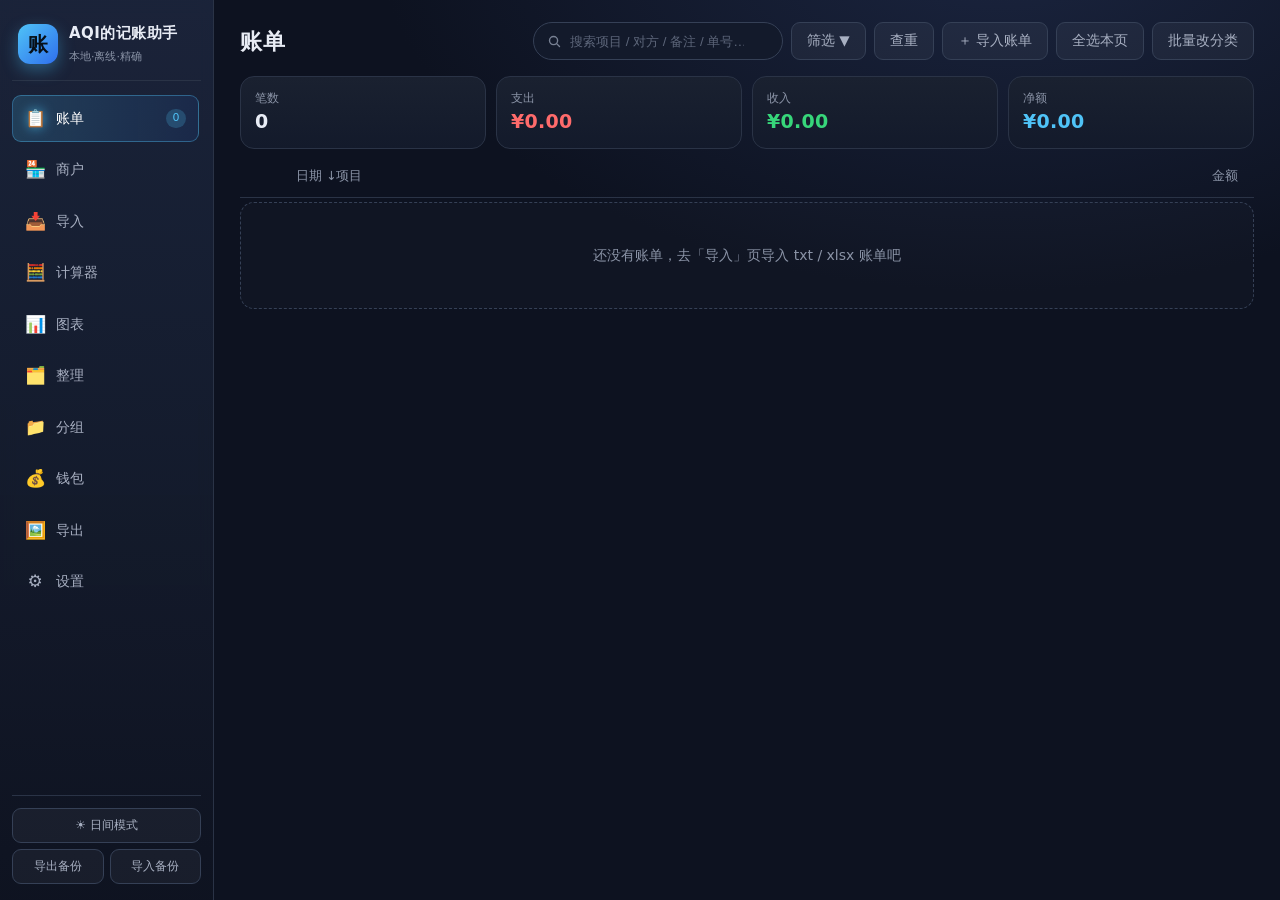
<file: AQI记账助手/index.html>
<!DOCTYPE html>
<html lang="zh-CN">
<head>
<meta charset="utf-8">
<meta name="viewport" content="width=device-width, initial-scale=1, viewport-fit=cover">
<meta name="color-scheme" content="dark">
<meta name="apple-mobile-web-app-capable" content="yes">
<meta name="mobile-web-app-capable" content="yes">
<meta name="apple-mobile-web-app-status-bar-style" content="black-translucent">
<meta name="theme-color" content="#0d1220">
<title>AQI的记账助手 · 本地离线精确记账</title>
<link rel="icon" href="data:image/svg+xml,<svg xmlns='http://www.w3.org/2000/svg' viewBox='0 0 100 100'><rect width='100' height='100' rx='22' fill='%234fc3f7'/><text x='50' y='70' font-size='58' text-anchor='middle' fill='%23071018' font-family='sans-serif' font-weight='bold'>账</text></svg>">
<link rel="stylesheet" href="css/style.css">
<script>
/* 提前应用已保存的主题，避免打开瞬间闪一下深色 */
(function () {
  try {
    var t = localStorage.getItem('jizhang.theme');
    if (t === 'light' || t === 'dark') document.documentElement.setAttribute('data-theme', t);
  } catch (e) {}
})();
</script>
</head>
<body>

<div id="app"></div>
<div id="toast" class="toast"></div>

<!-- 依赖顺序很重要：工具 / 金额 / 分类 / 解析 / 存储 / 导入 / 去重 / 筛选 / 图表 / 导出 / 界面 -->
<script src="js/util.js"></script>
<script src="js/money.js"></script>
<script src="js/categorize.js"></script>
<script src="js/parse.js"></script>
<script src="js/store.js"></script>
<script src="js/importer.js"></script>
<script src="js/dedupe.js"></script>
<script src="js/filters.js"></script>
<script src="js/charts.js"></script>
<script src="js/exportImage.js"></script>
<script src="js/ui.js"></script>

</body>
</html>
</file>
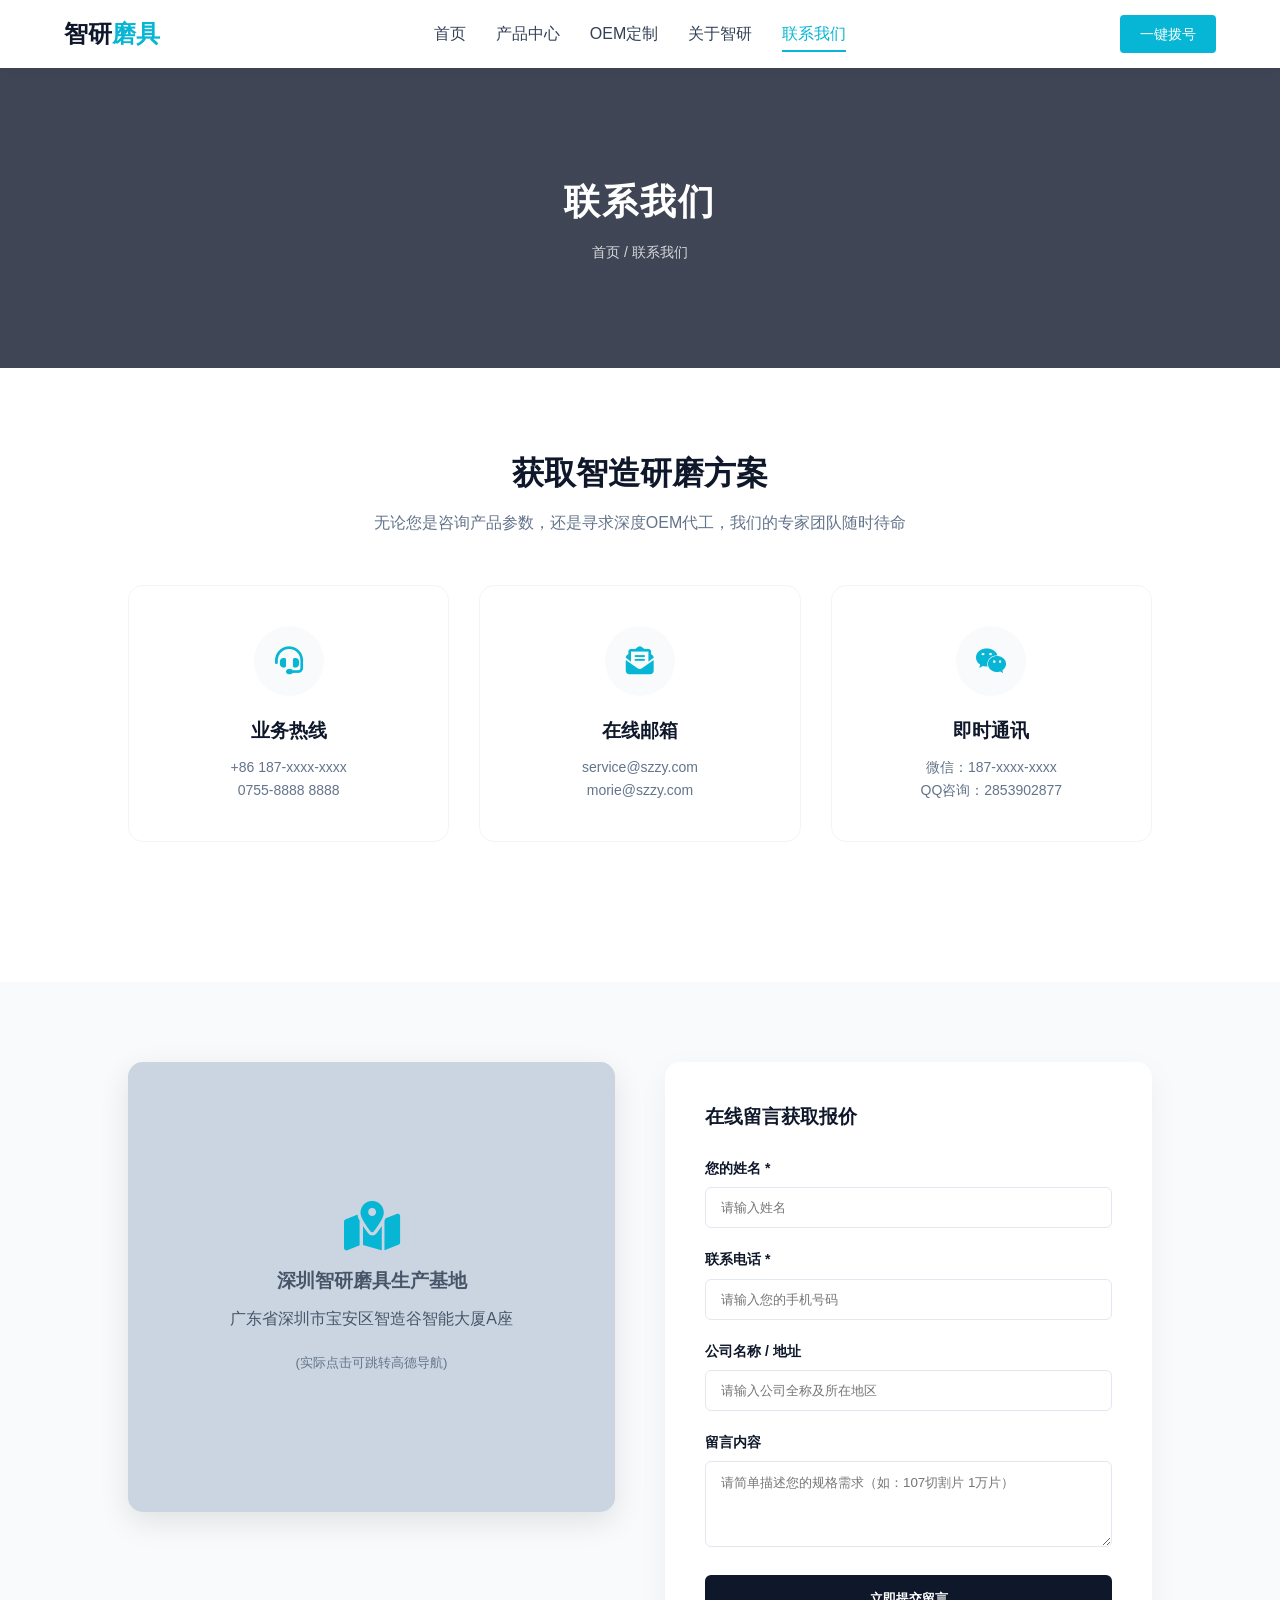
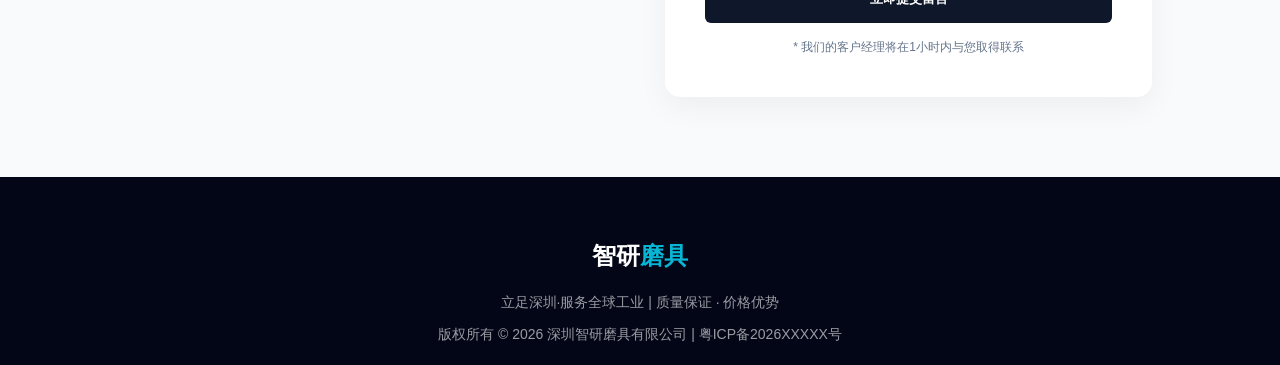
<file: work/contact.html>
<!DOCTYPE html>
<html lang="zh-CN">
<head>
    <meta charset="UTF-8">
    <meta name="viewport" content="width=device-width, initial-scale=1.0">
    <title>联系我们 - 深圳智研磨具有限公司</title>
    <link rel="stylesheet" href="https://cdnjs.cloudflare.com/ajax/libs/font-awesome/6.4.0/css/all.min.css">
    <style>
        :root {
            --primary-color: #06b6d4; /* 极客青 */
            --secondary-color: #0f172a; /* 深邃蓝 */
            --bg-light: #f8fafc;
            --text-main: #334155;
            --text-light: #64748b;
            --white: #ffffff;
            --transition: all 0.4s cubic-bezier(0.165, 0.84, 0.44, 1);
        }

        * { margin: 0; padding: 0; box-sizing: border-box; font-family: "PingFang SC", sans-serif; }
        body { line-height: 1.6; color: var(--text-main); background: var(--white); }
        a { text-decoration: none; color: inherit; transition: var(--transition); }

        /* --- 导航栏 (保持与web.html一致) --- */
        header {
            background: var(--white);
            padding: 15px 5%;
            display: flex;
            justify-content: space-between;
            align-items: center;
            position: sticky;
            top: 0;
            z-index: 1000;
            box-shadow: 0 2px 15px rgba(0,0,0,0.05);
        }
        .logo { font-size: 24px; font-weight: 800; color: var(--secondary-color); }
        .logo span { color: var(--primary-color); }
        .nav-menu { display: flex; gap: 30px; }
        .nav-menu a { font-weight: 500; position: relative; padding: 5px 0; }
        .nav-menu a::after {
            content: ''; position: absolute; width: 0; height: 2px; bottom: 0; left: 0;
            background: var(--primary-color); transition: var(--transition);
        }
        .nav-menu a:hover::after, .nav-menu a.active::after { width: 100%; }
        .nav-menu a.active { color: var(--primary-color); }

        /* --- 内页Banner --- */
        .inner-banner {
            height: 300px;
            background: linear-gradient(rgba(15, 23, 42, 0.8), rgba(15, 23, 42, 0.8)), 
                        url('https://images.unsplash.com/photo-1516321318423-f06f85e504b3?auto=format&fit=crop&q=80&w=2070') center/cover;
            display: flex;
            flex-direction: column;
            justify-content: center;
            align-items: center;
            color: var(--white);
            text-align: center;
        }
        .inner-banner h1 { font-size: 36px; letter-spacing: 2px; }
        .breadcrumb { font-size: 14px; margin-top: 10px; opacity: 0.8; }

        /* --- 联系卡片区 --- */
        .section { padding: 80px 10%; }
        .contact-grid {
            display: grid;
            grid-template-columns: repeat(auto-fit, minmax(280px, 1fr));
            gap: 30px;
            margin-bottom: 60px;
        }
        .contact-card {
            background: var(--white);
            padding: 40px 30px;
            border-radius: 15px;
            border: 1px solid #f1f5f9;
            text-align: center;
            transition: var(--transition);
        }
        .contact-card:hover {
            transform: translateY(-10px);
            border-color: var(--primary-color);
            box-shadow: 0 20px 40px rgba(15, 23, 42, 0.05);
        }
        .icon-box {
            width: 70px;
            height: 70px;
            background: var(--bg-light);
            color: var(--primary-color);
            border-radius: 50%;
            display: flex;
            align-items: center;
            justify-content: center;
            font-size: 28px;
            margin: 0 auto 20px;
            transition: var(--transition);
        }
        .contact-card:hover .icon-box {
            background: var(--primary-color);
            color: var(--white);
            transform: rotateY(360deg);
        }
        .contact-card h3 { margin-bottom: 10px; color: var(--secondary-color); }
        .contact-card p { font-size: 14px; color: var(--text-light); }
        .contact-card a:hover { color: var(--primary-color); }

        /* --- 地图与表单区 --- */
        .map-form-section {
            background: var(--bg-light);
            display: grid;
            grid-template-columns: 1fr 1fr;
            gap: 50px;
            padding: 80px 10%;
            align-items: start;
        }
        .map-container {
            width: 100%;
            height: 450px;
            border-radius: 15px;
            overflow: hidden;
            box-shadow: 0 10px 30px rgba(0,0,0,0.1);
            background: #e5e7eb;
        }
        .contact-form-box {
            background: var(--white);
            padding: 40px;
            border-radius: 15px;
            box-shadow: 0 10px 30px rgba(0,0,0,0.05);
        }
        .form-group { margin-bottom: 20px; }
        .form-group label { display: block; margin-bottom: 8px; font-size: 14px; font-weight: bold; color: var(--secondary-color); }
        .form-group input, .form-group textarea {
            width: 100%;
            padding: 12px 15px;
            border-radius: 6px;
            border: 1px solid #e2e8f0;
            outline: none;
            transition: var(--transition);
        }
        .form-group input:focus, .form-group textarea:focus {
            border-color: var(--primary-color);
            box-shadow: 0 0 0 3px rgba(6, 182, 212, 0.1);
        }
        .submit-btn {
            background: var(--secondary-color);
            color: var(--white);
            padding: 15px 30px;
            border: none;
            border-radius: 6px;
            font-weight: bold;
            cursor: pointer;
            width: 100%;
            transition: var(--transition);
        }
        .submit-btn:hover { background: var(--primary-color); transform: translateY(-2px); }

        /* --- 底部 (保持一致) --- */
        footer { background: #020617; color: var(--white); padding: 60px 10% 20px; text-align: center; }

        /* --- 移动端优化 --- */
        @media (max-width: 992px) {
            .map-form-section { grid-template-columns: 1fr; padding: 60px 5%; }
            .nav-menu { display: none; }
            .section { padding: 60px 5%; }
        }
    </style>
</head>
<body>

    <header>
        <div class="logo">智研<span>磨具</span></div>
        <nav class="nav-menu">
            <a href="web.html">首页</a>
            <a href="products.html">产品中心</a>
            <a href="oem.html">OEM定制</a>
            <a href="about.html">关于智研</a>
            <a href="contact.html" class="active">联系我们</a>
        </nav>
        <a href="tel:+8618796960868" class="cta-btn" style="background:var(--primary-color); color:white; padding:8px 20px; border-radius:4px; font-size: 14px;">一键拨号</a>
    </header>

    <section class="inner-banner">
        <h1>联系我们</h1>
        <div class="breadcrumb">
            <a href="web.html" style="color:white">首页</a> / 联系我们
        </div>
    </section>

    <!-- 联系核心卡片 -->
    <section class="section">
        <div style="text-align:center; margin-bottom:50px;">
            <h2 style="font-size:32px; color:var(--secondary-color);">获取智造研磨方案</h2>
            <p style="color:var(--text-light); margin-top:10px;">无论您是咨询产品参数，还是寻求深度OEM代工，我们的专家团队随时待命</p>
        </div>

        <div class="contact-grid">
            <!-- 电话 -->
            <div class="contact-card">
                <div class="icon-box"><i class="fas fa-headset"></i></div>
                <h3>业务热线</h3>
                <p><a href="tel:+8618796960868">+86 187-xxxx-xxxx</a></p>
                <p><a href="tel:075588888888">0755-8888 8888</a></p>
            </div>
            <!-- 邮箱 -->
            <div class="contact-card">
                <div class="icon-box"><i class="fas fa-envelope-open-text"></i></div>
                <h3>在线邮箱</h3>
                <p><a href="mailto:service@szzy.com">service@szzy.com</a></p>
                <p><a href="mailto:morie@szzy.com">morie@szzy.com</a></p>
            </div>
            <!-- 社交/即时通讯 -->
            <div class="contact-card">
                <div class="icon-box"><i class="fab fa-weixin"></i></div>
                <h3>即时通讯</h3>
                <p>微信：187-xxxx-xxxx</p>
                <p>QQ咨询：2853902877</p>
            </div>
        </div>
    </section>

    <!-- 地图与表单 -->
    <section class="map-form-section">
        <div class="map-container">
            <!-- 这里可以放置百度地图/高德地图的Iframe -->
            <!-- 示例使用的是占位图片叠加文字，实际开发时替换为地图代码 -->
            <div style="width:100%; height:100%; display:flex; flex-direction:column; align-items:center; justify-content:center; background:#cbd5e1; color:#475569; text-align:center; padding: 20px;">
                <i class="fas fa-map-marked-alt" style="font-size:50px; margin-bottom:15px; color:var(--primary-color);"></i>
                <h3>深圳智研磨具生产基地</h3>
                <p style="margin-top:10px;">广东省深圳市宝安区智造谷智能大厦A座</p>
                <small style="margin-top:20px; color:#64748b;">(实际点击可跳转高德导航)</small>
            </div>
        </div>

        <div class="contact-form-box">
            <h3 style="margin-bottom:25px; color:var(--secondary-color);">在线留言获取报价</h3>
            <form action="#">
                <div class="form-group">
                    <label>您的姓名 *</label>
                    <input type="text" placeholder="请输入姓名" required>
                </div>
                <div class="form-group">
                    <label>联系电话 *</label>
                    <input type="tel" placeholder="请输入您的手机号码" required>
                </div>
                <div class="form-group">
                    <label>公司名称 / 地址</label>
                    <input type="text" placeholder="请输入公司全称及所在地区">
                </div>
                <div class="form-group">
                    <label>留言内容</label>
                    <textarea rows="4" placeholder="请简单描述您的规格需求（如：107切割片 1万片）"></textarea>
                </div>
                <button type="submit" class="submit-btn">立即提交留言</button>
                <p style="font-size:12px; color:var(--text-light); margin-top:15px; text-align:center;">* 我们的客户经理将在1小时内与您取得联系</p>
            </form>
        </div>
    </section>

    <footer>
        <div class="logo" style="color: white; margin-bottom: 15px;">智研<span>磨具</span></div>
        <p style="opacity: 0.6; font-size: 14px;">立足深圳·服务全球工业 | 质量保证 · 价格优势</p>
        <p style="opacity: 0.6; font-size: 14px; margin-top: 10px;">版权所有 © 2026 深圳智研磨具有限公司 | 粤ICP备2026XXXXX号</p>
    </footer>

</body>
</html>
</file>
<file: AQI记账助手/css/style.css>
/* ============================================================================
 * 记账助手 —— 样式表
 * 深色卡片式 · 侧边栏导航 · 移动端自适应（桌面双击 index.html 即可用）
 * ==========================================================================*/

:root {
  --bg: #0d1220;
  --bg2: #131a2b;
  --card: #1a2130;
  --card2: #212b3d;
  --line: #2a3346;
  --line2: #354056;
  --txt: #e8ecf5;
  --sub: #8a93a6;
  --sub2: #a8b0c2;
  --accent: #4fc3f7;
  --accent2: #2f6fed;
  --exp: #ff6b6b;
  --inc: #37d67a;
  --tr: #ffd54f;
  --danger: #e5484d;
  --ok: #37d67a;
  --radius: 14px;
  --radius-sm: 9px;
  --shadow: 0 12px 34px rgba(0, 0, 0, .40);
  --nav-w: 214px;
}

* { box-sizing: border-box; }

html, body {
  margin: 0;
  padding: 0;
  height: 100%;
}

body {
  background: radial-gradient(1200px 700px at 78% -8%, #1b2540 0%, var(--bg) 52%) fixed;
  color: var(--txt);
  font: 14px/1.5 system-ui, -apple-system, "Segoe UI", "Microsoft YaHei", "PingFang SC", sans-serif;
  -webkit-font-smoothing: antialiased;
  overflow: hidden;
}

#app {
  display: flex;
  height: 100vh;
  height: 100dvh;
  width: 100%;
}

/* ------------------------------------------------------------------ 侧边栏 */
.nav {
  width: var(--nav-w);
  flex: 0 0 var(--nav-w);
  background: linear-gradient(180deg, rgba(28, 37, 60, .92), rgba(15, 20, 33, .96));
  border-right: 1px solid var(--line);
  display: flex;
  flex-direction: column;
  padding: 16px 12px;
  gap: 14px;
  backdrop-filter: blur(8px);
}

.brand {
  display: flex;
  align-items: center;
  gap: 11px;
  padding: 6px 6px 14px;
  border-bottom: 1px solid var(--line);
}
.brand .logo {
  width: 40px; height: 40px;
  flex: 0 0 40px;
  border-radius: 12px;
  display: grid; place-items: center;
  font-weight: 700; font-size: 20px;
  color: #071018;
  background: linear-gradient(135deg, var(--accent), var(--accent2));
  box-shadow: 0 6px 16px rgba(79, 195, 247, .35);
}
.brand b { display: block; font-size: 15px; letter-spacing: .5px; }
.brand small { color: var(--sub); font-size: 11px; }

.tabs {
  display: flex;
  flex-direction: column;
  gap: 4px;
  flex: 1;
  overflow-y: auto;
  padding-right: 2px;
}
.tabs::-webkit-scrollbar { width: 6px; }
.tabs::-webkit-scrollbar-thumb { background: var(--line2); border-radius: 3px; }

.tab {
  display: flex;
  align-items: center;
  gap: 11px;
  width: 100%;
  padding: 10px 12px;
  border: 1px solid transparent;
  border-radius: var(--radius-sm);
  background: transparent;
  color: var(--sub2);
  font: inherit;
  font-size: 14px;
  cursor: pointer;
  text-align: left;
  transition: background .15s, color .15s, border-color .15s;
  position: relative;
}
.tab i { font-style: normal; font-size: 17px; width: 20px; text-align: center; }
.tab:hover { background: rgba(255, 255, 255, .05); color: var(--txt); }
.tab.active {
  background: linear-gradient(90deg, rgba(79, 195, 247, .18), rgba(47, 111, 237, .10));
  border-color: rgba(79, 195, 247, .38);
  color: #fff;
}
.tab.active i { filter: drop-shadow(0 0 6px rgba(79, 195, 247, .7)); }
.badge {
  margin-left: auto;
  font-style: normal;
  font-size: 11px;
  min-width: 20px;
  padding: 1px 6px;
  border-radius: 10px;
  background: rgba(79, 195, 247, .22);
  color: var(--accent);
  text-align: center;
}

.nav-foot {
  display: flex;
  flex-wrap: wrap;
  gap: 6px;
  padding-top: 12px;
  border-top: 1px solid var(--line);
}
.nav-foot .ghost { flex: 1; font-size: 12px; padding: 8px 6px; }
.nav-foot .theme-btn { flex: 1 1 100%; }

/* ------------------------------------------------------------------ 主区域 */
#view {
  flex: 1;
  overflow-y: auto;
  overflow-x: hidden;
  padding: 22px 26px 90px;
}
#view::-webkit-scrollbar { width: 10px; }
#view::-webkit-scrollbar-thumb { background: var(--line2); border-radius: 6px; border: 2px solid var(--bg); }

.page { max-width: 1180px; margin: 0 auto; animation: fade .22s ease; }
@keyframes fade { from { opacity: 0; transform: translateY(6px); } to { opacity: 1; transform: none; } }

.page-head {
  display: flex;
  align-items: center;
  flex-wrap: wrap;
  gap: 12px;
  margin-bottom: 16px;
}
.page-head h1 { font-size: 22px; margin: 0; letter-spacing: .5px; }
.page-head .tools {
  display: flex;
  align-items: center;
  gap: 8px;
  margin-left: auto;
  flex-wrap: wrap;
}

/* ------------------------------------------------------------------ 通用控件 */
button { font-family: inherit; }

.primary, .ghost {
  border-radius: var(--radius-sm);
  padding: 9px 15px;
  font-size: 13.5px;
  cursor: pointer;
  border: 1px solid var(--line2);
  transition: transform .06s, background .15s, border-color .15s, box-shadow .15s;
  white-space: nowrap;
}
.primary {
  background: linear-gradient(135deg, var(--accent), var(--accent2));
  border-color: transparent;
  color: #071018;
  font-weight: 700;
  box-shadow: 0 6px 16px rgba(47, 111, 237, .35);
}
.primary:hover { transform: translateY(-1px); box-shadow: 0 9px 22px rgba(47, 111, 237, .5); }
.ghost {
  background: rgba(255, 255, 255, .045);
  color: var(--sub2);
}
.ghost:hover { background: rgba(255, 255, 255, .1); color: var(--txt); border-color: var(--line2); }
.ghost.on { color: var(--accent); border-color: rgba(79, 195, 247, .5); background: rgba(79, 195, 247, .12); }
.ghost.danger, .primary.danger { color: #fff; }
.ghost.danger { border-color: rgba(229, 72, 77, .55); color: #ff9a9d; }
.ghost.danger:hover { background: rgba(229, 72, 77, .18); color: #fff; }
.primary.danger { background: linear-gradient(135deg, #f0575c, var(--danger)); box-shadow: 0 6px 16px rgba(229, 72, 77, .4); }

.mini {
  border: 1px solid var(--line2);
  background: rgba(255, 255, 255, .05);
  color: var(--sub2);
  border-radius: 7px;
  padding: 4px 10px;
  font-size: 12px;
  cursor: pointer;
  transition: background .15s, color .15s, border-color .15s;
}
.mini:hover { background: rgba(255, 255, 255, .12); color: var(--txt); }
.mini.on { color: var(--accent); border-color: rgba(79, 195, 247, .5); background: rgba(79, 195, 247, .14); }
.mini.danger { color: #ff9a9d; border-color: rgba(229, 72, 77, .45); }
.mini.danger:hover { background: rgba(229, 72, 77, .2); color: #fff; }

.pill {
  display: inline-block;
  padding: 6px 12px;
  border-radius: 20px;
  background: rgba(79, 195, 247, .12);
  border: 1px solid rgba(79, 195, 247, .3);
  color: var(--accent);
  font-size: 12.5px;
}

input[type="text"], input[type="date"], input[type="time"], input[type="number"],
input[type="search"], select, textarea {
  background: var(--bg2);
  border: 1px solid var(--line2);
  color: var(--txt);
  border-radius: var(--radius-sm);
  padding: 8px 11px;
  font: inherit;
  font-size: 13.5px;
  outline: none;
  transition: border-color .15s, box-shadow .15s;
  color-scheme: dark;
}
input:focus, select:focus, textarea:focus {
  border-color: var(--accent);
  box-shadow: 0 0 0 3px rgba(79, 195, 247, .18);
}
select { cursor: pointer; }
input::placeholder, textarea::placeholder { color: #5c6579; }

.search { width: 260px; max-width: 42vw; }

/* 搜索框：圆角药丸 */
.search-box {
  display: inline-flex;
  align-items: center;
  gap: 8px;
  height: 38px;
  min-width: 250px;
  max-width: 46vw;
  padding: 0 8px 0 13px;
  background: var(--bg2);
  border: 1px solid var(--line2);
  border-radius: 999px;
  transition: border-color .15s, box-shadow .15s, background .15s;
}
.search-box:hover { border-color: var(--line3, #3a4761); }
.search-box:focus-within {
  border-color: var(--accent);
  box-shadow: 0 0 0 3px rgba(79, 195, 247, .18);
}
.search-box .sb-icon { flex: none; color: var(--sub); opacity: .85; }
.search-box:focus-within .sb-icon { color: var(--accent); opacity: 1; }
.search-box .search {
  width: 100%;
  min-width: 110px;
  max-width: none;
  height: 100%;
  padding: 0;
  background: transparent;
  border: 0;
  box-shadow: none;
}
.search-box .search:focus { box-shadow: none; border: 0; }
.sb-clear {
  flex: none;
  width: 20px; height: 20px;
  padding: 0; margin-right: 2px;
  line-height: 1;
  font-size: 15px;
  color: var(--sub);
  background: transparent;
  border: 0;
  border-radius: 50%;
  cursor: pointer;
  opacity: 0;
  pointer-events: none;
  transition: opacity .12s, background .12s, color .12s;
}
.search-box .search:not(:placeholder-shown) ~ .sb-clear { opacity: 1; pointer-events: auto; }
.sb-clear:hover { color: var(--txt); background: rgba(255, 255, 255, .1); }
[data-theme="light"] .sb-clear:hover { background: rgba(0, 0, 0, .07); }

.card {
  background: linear-gradient(180deg, var(--card), var(--bg2));
  border: 1px solid var(--line);
  border-radius: var(--radius);
  padding: 18px;
  box-shadow: var(--shadow);
  margin-bottom: 16px;
}
.card > b:first-child { display: block; margin-bottom: 10px; font-size: 15px; }

.hint { color: var(--sub); font-size: 13px; line-height: 1.7; margin: 4px 0 12px; }
.hint b { color: var(--accent); }

/* ------------------------------------------------------------------ 汇总条 */
.sumbar {
  display: grid;
  grid-template-columns: repeat(4, 1fr);
  gap: 10px;
  margin-bottom: 14px;
}
.s-item {
  background: linear-gradient(180deg, var(--card), var(--bg2));
  border: 1px solid var(--line);
  border-radius: var(--radius);
  padding: 12px 14px;
}
.s-item span { display: block; color: var(--sub); font-size: 12px; }
.s-item b { font-size: 19px; font-weight: 700; letter-spacing: .3px; }
.s-item.exp b { color: var(--exp); }
.s-item.inc b { color: var(--inc); }
.s-item.net b { color: var(--accent); }

/* ------------------------------------------------------------------ 筛选面板 */
.filter-panel {
  background: var(--card);
  border: 1px solid var(--line);
  border-radius: var(--radius);
  padding: 14px 16px;
  margin-bottom: 14px;
  display: flex;
  flex-direction: column;
  gap: 12px;
}
.frow { display: flex; align-items: center; gap: 12px; flex-wrap: wrap; }
.frow.wrap { align-items: flex-start; }
.frow label { display: inline-flex; align-items: center; gap: 6px; color: var(--sub2); font-size: 13px; }
.frow label input, .frow label select { padding: 6px 9px; font-size: 13px; }
.frow label input[type="date"] { width: 148px; }
.frow label input[type="text"] { width: 92px; }
.frow-right { margin-left: auto; display: flex; gap: 8px; }

.fgroup { display: flex; align-items: flex-start; gap: 10px; }
/* 一行一个筛选组：让组内 chips 在整行宽度内折行 */
.frow.wrap > .fgroup { flex: 1 1 100%; min-width: 0; }
.frow.wrap > .fgroup > .chips { flex: 1 1 auto; min-width: 0; }
.flabel { flex: 0 0 auto; color: var(--sub); font-size: 12.5px; padding-top: 5px; min-width: 42px; }
.chips { display: flex; flex-wrap: wrap; gap: 6px; }
.chip {
  border: 1px solid var(--line2);
  background: rgba(255, 255, 255, .04);
  color: var(--sub2);
  border-radius: 20px;
  padding: 4px 12px;
  font-size: 12.5px;
  cursor: pointer;
  transition: all .15s;
}
.chip:hover { background: rgba(255, 255, 255, .1); color: var(--txt); }
/* 选中的筛选项：实心蓝，一眼看出选中了哪个 */
.chip.on,
.chip.on:hover {
  background: var(--accent);
  border-color: var(--accent);
  color: #062031;
  font-weight: 700;
  box-shadow: 0 2px 10px rgba(79, 195, 247, .3);
}
/* 分类 chip 的「剔除」小按钮 */
.chipwrap { display: inline-flex; align-items: center; }
.chipwrap .chip { border-top-right-radius: 6px; border-bottom-right-radius: 6px; }
.chipwrap .chip-x {
  border: 1px solid var(--line2); border-left: 0;
  background: rgba(255, 255, 255, .04); color: var(--sub);
  border-radius: 0 20px 20px 0;
  padding: 4px 8px; font-size: 11.5px; line-height: 1; cursor: pointer;
  transition: all .15s;
}
.chipwrap .chip-x:hover { background: rgba(255, 110, 110, .22); border-color: rgba(255, 110, 110, .55); color: #ff9d9d; }
/* 被剔除的分类：整颗变红，点一下恢复 */
.chip.no { background: rgba(255, 82, 82, .26); border-color: rgba(255, 99, 99, .78); color: #ffb4b4; font-weight: 600; }
.chip.no:hover { background: rgba(255, 82, 82, .4); border-color: #ff7575; color: #ffe0e0; }

/* 已筛选条件摘要条 */
.active-bar {
  display: flex; align-items: center; flex-wrap: wrap; gap: 7px;
  padding: 10px 14px; margin-bottom: 12px;
  background: rgba(79, 195, 247, .08);
  border: 1px solid rgba(79, 195, 247, .28);
  border-radius: var(--radius-sm);
}
.active-bar .ab-tip { color: var(--accent); font-size: 12.5px; font-weight: 600; margin-right: 2px; }
.active-bar .chip.on { background: var(--accent); }
.active-bar .chip b { font-weight: 700; opacity: .75; }
.active-bar .ab-count { margin-left: auto; color: var(--sub2); font-size: 12.5px; }
.active-bar .ab-count b { color: var(--txt); font-variant-numeric: tabular-nums; }

/* 商户页 笔数筛选 */
.m-min { display: inline-flex; align-items: center; gap: 6px; color: var(--sub2); font-size: 13px; }
.m-min input { width: 56px; text-align: center; }

/* 导入教程 */
.tut { margin-top: 12px; }
.tut .adv { margin-bottom: 0; }
.tut-grid { display: grid; grid-template-columns: repeat(auto-fit, minmax(260px, 1fr)); gap: 14px; margin: 14px 0 6px; }
.tut-item { background: var(--card2); border: 1px solid var(--line); border-radius: var(--radius-sm); padding: 12px 14px; }
.tut-item b { display: block; font-size: 14px; margin-bottom: 3px; }
.tut-item .tut-out { display: block; color: var(--accent); font-size: 12px; margin-bottom: 8px; }
.tut-item ol { margin: 0; padding-left: 20px; color: var(--sub2); font-size: 12.5px; line-height: 1.85; }
.tut-item li { margin-bottom: 2px; }

/* ------------------------------------------------------------------ 账单列表 */
.list-head {
  display: grid;
  grid-template-columns: 40px 1fr;
  align-items: center;
  padding: 0 16px 8px;
  color: var(--sub);
  font-size: 12.5px;
  border-bottom: 1px solid var(--line);
  margin-bottom: 4px;
}
.list-head .lh {
  background: none; border: none; color: var(--sub); cursor: pointer;
  font: inherit; font-size: 12.5px; text-align: left; padding: 4px 0;
}
.list-head .lh:hover { color: var(--accent); }
.list-head .lh.amount { text-align: right; }
.list-head { grid-template-columns: 40px auto 1fr auto; }

.bill-list { display: flex; flex-direction: column; gap: 6px; }

.bill {
  display: grid;
  grid-template-columns: 34px 78px 1fr auto;
  gap: 10px;
  align-items: center;
  background: var(--card);
  border: 1px solid var(--line);
  border-radius: var(--radius-sm);
  padding: 10px 14px;
  cursor: pointer;
  transition: border-color .15s, background .15s, transform .06s;
}
.bill:hover { border-color: var(--line2); background: var(--card2); }
.bill.sel { border-color: rgba(79, 195, 247, .55); background: rgba(79, 195, 247, .08); }

.ck { display: grid; place-items: center; }
.ck input { width: 17px; height: 17px; accent-color: var(--accent); cursor: pointer; }

.b-date { display: flex; flex-direction: column; line-height: 1.25; }
.b-date b { font-size: 13.5px; font-weight: 600; }
.b-date small { color: var(--sub); font-size: 11px; }

.b-main { min-width: 0; }
.b-item {
  font-size: 14px;
  font-weight: 500;
  white-space: nowrap;
  overflow: hidden;
  text-overflow: ellipsis;
  display: flex;
  align-items: center;
  gap: 7px;
}
.b-sub { color: var(--sub); font-size: 12px; margin-top: 2px; white-space: nowrap; overflow: hidden; text-overflow: ellipsis; }

.flag {
  font-size: 10.5px;
  padding: 1px 7px;
  border-radius: 10px;
  border: 1px solid;
  flex: 0 0 auto;
}
.flag.unsure { color: #ffd54f; border-color: rgba(255, 213, 79, .45); background: rgba(255, 213, 79, .12); }
.flag.review { color: #64b5f6; border-color: rgba(100, 181, 246, .45); background: rgba(100, 181, 246, .12); }
.flag.dupe { color: #ff8a80; border-color: rgba(255, 138, 128, .45); background: rgba(255, 138, 128, .12); }

.b-amount {
  font-size: 15px;
  font-weight: 700;
  font-variant-numeric: tabular-nums;
  display: flex;
  align-items: center;
  gap: 8px;
  white-space: nowrap;
}
.b-amount.exp { color: var(--exp); }
.b-amount.inc { color: var(--inc); }
.b-amount.tr { color: var(--tr); }
.caret {
  width: 0; height: 0;
  border-left: 5px solid transparent;
  border-right: 5px solid transparent;
  border-top: 6px solid var(--sub);
  transition: transform .18s;
}
.caret.up { transform: rotate(180deg); }

.bill { grid-template-columns: 34px 78px 1fr auto; align-items: start; }
.bill .b-date, .bill .ck, .bill .b-amount { padding-top: 2px; }

.detail {
  margin-top: 10px;
  border-top: 1px dashed var(--line2);
  padding-top: 10px;
  display: grid;
  grid-template-columns: repeat(2, minmax(0, 1fr));
  gap: 4px 22px;
  cursor: default;
}
.d-row { display: flex; justify-content: space-between; gap: 12px; font-size: 12.5px; padding: 3px 0; }
.d-row span { color: var(--sub); flex: 0 0 auto; }
.d-row b { font-weight: 500; text-align: right; word-break: break-all; }
.d-actions { grid-column: 1 / -1; display: flex; flex-wrap: wrap; gap: 6px; margin-top: 8px; }

.empty {
  text-align: center;
  color: var(--sub);
  padding: 42px 16px;
  border: 1px dashed var(--line2);
  border-radius: var(--radius);
  background: rgba(255, 255, 255, .015);
}
.more { text-align: center; padding: 16px; }

/* ------------------------------------------------------------------ 导入 */
.grid2 { display: grid; grid-template-columns: 1fr 1fr; gap: 16px; }
.drop {
  display: grid; place-items: center;
  min-height: 260px;
  border-style: dashed !important;
  border-width: 2px !important;
  transition: background .15s, border-color .15s;
}
.drop.over { border-color: var(--accent) !important; background: rgba(79, 195, 247, .1); }
.drop-inner { text-align: center; display: flex; flex-direction: column; align-items: center; gap: 10px; }
.drop-ico { font-size: 42px; }
.drop-inner small { color: var(--sub); max-width: 320px; font-size: 12px; }

.paste { width: 100%; min-height: 168px; resize: vertical; font-family: ui-monospace, "Cascadia Code", Consolas, monospace; font-size: 12.5px; }

.error {
  margin-top: 14px;
  padding: 12px 16px;
  border-radius: var(--radius-sm);
  border: 1px solid rgba(229, 72, 77, .5);
  background: rgba(229, 72, 77, .12);
  color: #ffb4b6;
  font-size: 13px;
}

.imp-meta { color: var(--sub2); font-size: 13px; margin-bottom: 12px; display: flex; align-items: center; flex-wrap: wrap; gap: 8px; }
.imp-meta b { color: var(--accent); }

.adv { border: 1px solid var(--line); border-radius: var(--radius-sm); padding: 10px 14px; margin-bottom: 14px; background: rgba(255, 255, 255, .02); }
.adv summary { cursor: pointer; color: var(--sub2); font-size: 13px; }
.mapgrid { display: grid; grid-template-columns: repeat(auto-fill, minmax(150px, 1fr)); gap: 10px; margin-top: 12px; }
.mapgrid label { display: flex; flex-direction: column; gap: 5px; font-size: 12px; color: var(--sub); }
.mapgrid select { padding: 6px 8px; font-size: 12.5px; }

.preview-title { margin: 6px 0 10px; color: var(--sub2); font-size: 13px; }

/* 导入预览：可逐行删除非账单数据 */
.preview-head { display: flex; align-items: center; justify-content: space-between; gap: 12px; flex-wrap: wrap; margin: 6px 0 10px; }
.preview-head .preview-title { margin: 0; }
.preview-tools { display: flex; gap: 8px; flex-wrap: wrap; }
.table-wrap.tall { max-height: 460px; overflow: auto; }
.table-wrap.tall thead th { z-index: 2; }
table.preview td.c-skip, table.preview th.c-skip { width: 62px; text-align: center; }
table.preview td.c-del, table.preview th.c-del { width: 78px; text-align: right; }
table.preview tr.skip { opacity: .45; }
table.preview tr.skip td { text-decoration: line-through; text-decoration-color: rgba(229, 72, 77, .55); }
table.preview tr.skip td.c-skip, table.preview tr.skip td.c-del { text-decoration: none; }
.warn { color: #ffb454; }

.table-wrap { overflow-x: auto; border: 1px solid var(--line); border-radius: var(--radius-sm); }
table { border-collapse: collapse; width: 100%; font-size: 12.5px; }
table.preview th, table.preview td, table.calc th, table.calc td {
  padding: 8px 12px;
  text-align: left;
  border-bottom: 1px solid var(--line);
  white-space: nowrap;
}
table thead th { background: var(--card2); color: var(--sub2); font-weight: 600; position: sticky; top: 0; }
table tbody tr:hover { background: rgba(255, 255, 255, .03); }
table tfoot td { background: var(--card2); font-size: 13px; }
td.exp, .exp { color: var(--exp); }
td.inc, .inc { color: var(--inc); }

.actions { display: flex; gap: 10px; margin-top: 16px; flex-wrap: wrap; }

.dup-list { display: flex; flex-direction: column; gap: 8px; margin: 12px 0; }
.dup-item {
  display: flex; flex-wrap: wrap; gap: 10px; align-items: center; justify-content: space-between;
  background: rgba(255, 213, 79, .05);
  border: 1px solid rgba(255, 213, 79, .22);
  border-radius: var(--radius-sm);
  padding: 10px 14px;
}
.dup-info { font-size: 13px; }
.dup-info small { display: block; color: var(--sub); font-size: 11.5px; margin-top: 2px; }
.dup-act { display: flex; gap: 6px; flex-wrap: wrap; }
.dup-tag {
  display: inline-flex; align-items: center; gap: 5px;
  background: rgba(255, 255, 255, .06);
  border-radius: 20px; padding: 3px 6px 3px 12px; font-size: 11.5px; color: var(--sub2);
}

/* 疑似重复 / 查重：可展开明细的分组卡片 */
.dup-group {
  background: rgba(255, 213, 79, .045);
  border: 1px solid rgba(255, 213, 79, .22);
  border-radius: var(--radius-sm);
  padding: 10px 12px 12px;
}
.dup-head {
  display: flex; flex-wrap: wrap; gap: 8px 12px; align-items: center;
  padding-bottom: 9px; margin-bottom: 10px; border-bottom: 1px dashed var(--line);
}
.dup-head > b { font-size: 13.5px; }
.dup-head .pill { font-size: 11.5px; }
.dup-head .dup-act, .dup-head .g-act { margin-left: auto; display: flex; gap: 6px; flex-wrap: wrap; }
.dup-group .bill { background: var(--card); }
.dup-head .g-sel {
  font-size: 11.5px; color: #ff8a80; font-weight: 600;
  background: rgba(229, 72, 77, .12); border: 1px solid rgba(229, 72, 77, .3);
  border-radius: 20px; padding: 2px 10px;
}
.dup-actions {
  display: flex; flex-wrap: wrap; gap: 8px; align-items: center;
  position: sticky; top: 0; z-index: 6;
  margin: 10px 0; padding: 10px 12px;
  background: var(--card); border: 1px solid var(--line);
  border-radius: var(--radius-sm);
  box-shadow: 0 6px 18px rgba(0, 0, 0, .18);
}
.dup-actions .dup-count { margin-left: auto; font-size: 12.5px; color: var(--sub2); }
.dup-actions .dup-count b { color: #ff8a80; font-size: 15px; }

/* 商户排除规则条 */
.excl-bar {
  display: flex; flex-wrap: wrap; gap: 8px; align-items: center;
  margin: 10px 0; padding: 10px 12px;
  background: rgba(229, 72, 77, .07);
  border: 1px solid rgba(229, 72, 77, .26);
  border-radius: var(--radius-sm);
  font-size: 12.5px; color: var(--sub2);
}
.excl-bar .chip { cursor: pointer; }
.excl-bar .ghost { margin-left: auto; }

/* 回收站 */
.trash-list { gap: 10px; }
.trash-item {
  display: flex; flex-direction: column; gap: 6px;
  border: 1px dashed var(--line2); border-radius: var(--radius-sm); padding: 6px 8px;
  background: rgba(255, 255, 255, .015);
}
.trash-item .bill { opacity: .72; }
.trash-item .b-date small { color: var(--sub); }
.trash-acts { display: flex; align-items: center; gap: 8px; padding: 0 4px 4px 12px; }
.trash-acts .t-when { font-size: 11.5px; color: var(--sub); margin-right: auto; }
[data-theme="light"] .trash-item { background: #fbfcff; }

/* 商户 / 对方 排行表 */
.merchant-table td { vertical-align: middle; }
.merchant-table .m-sub { display: block; color: var(--sub); font-size: 11px; margin-top: 2px; }
.merchant-table .m-range { color: var(--sub2); font-size: 11.5px; white-space: nowrap; }
.m-btns { display: flex; gap: 6px; flex-wrap: nowrap; }

/* 标签 */
.b-tags { display: flex; flex-wrap: wrap; gap: 5px; margin-top: 5px; }
.b-tags .tg {
  font-size: 10.5px; color: var(--accent2);
  background: rgba(79, 195, 247, .14);
  border: 1px solid rgba(79, 195, 247, .3);
  border-radius: 20px; padding: 1px 9px;
}
.tag-pick { margin-top: 14px; }
.tag-pick .flabel { display: block; color: var(--sub); font-size: 12px; margin-bottom: 8px; }
.tag-pick .chip em { font-style: normal; color: var(--sub); font-size: 10.5px; margin-left: 3px; }

/* 统计亮点 */
.hl-head { display: flex; align-items: center; justify-content: space-between; gap: 10px; margin-bottom: 12px; flex-wrap: wrap; }
.hl-head b { font-size: 15px; }
.hl-head select { max-width: 230px; }
.hl-grid { display: grid; grid-template-columns: repeat(auto-fill, minmax(178px, 1fr)); gap: 10px; }
.hl-card {
  background: var(--card2);
  border: 1px solid var(--line);
  border-radius: var(--radius-sm);
  padding: 12px 14px;
}
.hl-card span { display: block; color: var(--sub); font-size: 12px; }
.hl-card b { display: block; font-size: 19px; font-weight: 700; margin: 5px 0 3px; font-variant-numeric: tabular-nums; }
.hl-card small { color: var(--sub); font-size: 11.5px; }
.hl-card b.exp { color: var(--exp); }
.hl-card b.inc { color: var(--inc); }

/* ------------------------------------------------------------------ 计算器 */
.calc-sum { display: grid; grid-template-columns: repeat(4, 1fr); gap: 10px; margin-bottom: 16px; }
.cs { border-radius: var(--radius); padding: 14px 16px; border: 1px solid var(--line); background: var(--card); }
.cs span { display: block; color: var(--sub); font-size: 12px; }
.cs b { font-size: 20px; font-weight: 700; font-variant-numeric: tabular-nums; }
.cs.exp b { color: var(--exp); }
.cs.inc b { color: var(--inc); }
.cs.tr b { color: var(--tr); }
.cs.net b { color: var(--accent); }

.calc-tools { display: flex; align-items: center; gap: 12px; flex-wrap: wrap; margin-bottom: 14px; }
.calc-tools label { color: var(--sub2); font-size: 13px; display: inline-flex; align-items: center; gap: 6px; }
.calc-tools input[type="number"] { width: 92px; }

.split {
  background: rgba(79, 195, 247, .08);
  border: 1px solid rgba(79, 195, 247, .3);
  border-radius: var(--radius-sm);
  padding: 14px 16px;
  margin-bottom: 14px;
}
.split b { display: block; margin-bottom: 10px; }
.split small { color: var(--sub); display: block; margin-top: 10px; }
.split-grid { display: flex; flex-wrap: wrap; gap: 8px; }
.split-grid span {
  background: var(--card2);
  border: 1px solid var(--line2);
  border-radius: 8px;
  padding: 6px 12px;
  font-variant-numeric: tabular-nums;
  font-size: 13px;
}

/* --------------------------------------------------- 计算器 · 逐步算账 */
.calc-mode { display: flex; gap: 6px; flex-wrap: wrap; margin-bottom: 14px; }
.calc-mode button {
  border: 1px solid var(--line2); background: var(--card); color: var(--sub2);
  padding: 8px 14px; border-radius: 10px; font-size: 13px; cursor: pointer;
  transition: background .15s, color .15s, border-color .15s;
}
.calc-mode button:hover { color: var(--txt); }
.calc-mode button.on { background: rgba(79, 195, 247, .16); border-color: var(--accent); color: var(--accent); font-weight: 600; }
.calc-step-wrap { display: grid; grid-template-columns: 1.15fr .85fr; gap: 14px; align-items: start; }
.calc-expr > b, .calc-pool > b { display: block; margin-bottom: 12px; font-size: 14px; }
.step-row {
  display: grid; grid-template-columns: 26px 92px 1fr auto auto auto;
  align-items: center; gap: 10px;
  padding: 9px 12px; border-radius: 10px; border: 1px solid var(--line);
  background: var(--card2); margin-bottom: 6px; font-size: 13px;
}
.step-row.minus { border-left: 3px solid var(--exp); }
.step-row.plus { border-left: 3px solid var(--inc); }
.s-n { color: var(--sub); font-size: 12px; text-align: center; }
.s-date { color: var(--sub); font-variant-numeric: tabular-nums; font-size: 12px; }
.s-item { color: var(--txt); overflow: hidden; text-overflow: ellipsis; white-space: nowrap; }
.s-amt { font-variant-numeric: tabular-nums; font-weight: 600; }
.s-amt.exp { color: var(--exp); }
.s-amt.inc { color: var(--inc); }
.s-run { color: var(--sub2); font-variant-numeric: tabular-nums; }
.s-run b { color: var(--txt); }
.s-act { display: flex; gap: 4px; }
.step-total {
  display: flex; align-items: center; justify-content: space-between;
  margin-top: 12px; padding-top: 12px; border-top: 1px dashed var(--line);
  font-size: 14px;
}
.step-total b { font-size: 22px; font-variant-numeric: tabular-nums; }
.step-total b.exp { color: var(--exp); }
.step-total b.inc { color: var(--inc); }
.calc-pool-list { max-height: 460px; overflow-y: auto; display: flex; flex-direction: column; gap: 5px; margin-top: 10px; }
.pool-row {
  display: grid; grid-template-columns: 92px 1fr auto; align-items: center; gap: 10px;
  border: 1px solid var(--line); background: var(--card2); color: var(--txt);
  border-radius: 9px; padding: 9px 12px; font-size: 13px; text-align: left; cursor: pointer;
  transition: border-color .12s, background .12s;
}
.pool-row:hover { border-color: var(--accent); background: rgba(79, 195, 247, .1); }
.pool-row .p-date { color: var(--sub); font-size: 12px; font-variant-numeric: tabular-nums; }
.pool-row .p-item { overflow: hidden; text-overflow: ellipsis; white-space: nowrap; }
.pool-row .p-amt { font-variant-numeric: tabular-nums; font-weight: 600; }
.pool-row.exp .p-amt { color: var(--exp); }
.pool-row.inc .p-amt { color: var(--inc); }
.pool-row.tr .p-amt { color: var(--tr); }
.calc-expr-text { position: absolute; left: -9999px; width: 1px; height: 1px; }
@media (max-width: 900px) { .calc-step-wrap { grid-template-columns: 1fr; } }

/* ------------------------------------------------------------------ 图表 */
.chart-tools { display: flex; flex-direction: column; gap: 10px; margin-bottom: 16px; }
.seg { display: flex; flex-wrap: wrap; gap: 4px; background: var(--bg2); border: 1px solid var(--line); border-radius: 10px; padding: 4px; width: fit-content; max-width: 100%; }
.seg button {
  border: none; background: transparent; color: var(--sub2);
  padding: 6px 13px; border-radius: 7px; font-size: 12.5px; cursor: pointer;
  transition: background .15s, color .15s;
}
.seg button:hover { color: var(--txt); }
.seg button.on { background: linear-gradient(135deg, var(--accent), var(--accent2)); color: #071018; font-weight: 700; }

.chart-box { width: 100%; margin-bottom: 12px; }
.chart-box canvas { display: block; width: 100%; }
.chart-foot { color: var(--sub2); margin: 10px 0 16px; font-size: 13px; }
.chart-foot b { color: var(--accent); font-size: 15px; }

/* ------------------------------------------------------------------ 整理 / 分组 */
.subtabs { display: flex; gap: 6px; margin-bottom: 16px; flex-wrap: wrap; }
.subtabs button {
  border: 1px solid var(--line2); background: rgba(255, 255, 255, .04); color: var(--sub2);
  padding: 8px 18px; border-radius: 20px; font-size: 13px; cursor: pointer; transition: all .15s;
}
.subtabs button:hover { color: var(--txt); background: rgba(255, 255, 255, .1); }
.subtabs button.on { background: rgba(79, 195, 247, .16); border-color: rgba(79, 195, 247, .5); color: var(--accent); font-weight: 600; }

.unclass-actions { display: flex; align-items: center; gap: 10px; flex-wrap: wrap; margin-bottom: 14px; }
.unclass-actions span { color: var(--sub2); font-size: 13px; display: inline-flex; align-items: center; gap: 6px; }

.g-assign { display: flex; align-items: center; gap: 10px; flex-wrap: wrap; margin-bottom: 12px; font-size: 13.5px; color: var(--sub2); }
.group-card { background: rgba(255, 255, 255, .025); border: 1px solid var(--line); border-radius: var(--radius-sm); padding: 14px 16px; margin-bottom: 10px; }
.g-head { display: flex; align-items: center; gap: 12px; flex-wrap: wrap; margin-bottom: 10px; }
.g-head b { font-size: 15px; }
.g-act { margin-left: auto; display: flex; gap: 6px; }
.g-members { display: flex; flex-wrap: wrap; gap: 6px; }
.tag {
  display: inline-flex; align-items: center; gap: 6px;
  background: var(--card2); border: 1px solid var(--line2);
  border-radius: 20px; padding: 4px 8px 4px 12px; font-size: 12px; color: var(--sub2);
}
.tag .x {
  border: none; background: rgba(229, 72, 77, .18); color: #ff9a9d;
  width: 18px; height: 18px; border-radius: 50%; cursor: pointer; line-height: 1;
  font-size: 13px; display: grid; place-items: center;
}
.tag .x:hover { background: var(--danger); color: #fff; }
.g-picked { color: var(--accent); }
.tag.mchip { cursor: pointer; transition: background .12s, border-color .12s; }
.tag.mchip:hover { border-color: var(--accent); color: var(--txt); }
.tag.mchip.on { background: rgba(79, 195, 247, .18); border-color: var(--accent); color: var(--accent); }

/* ------------------------------------------------------------------ 导出 / 设置 */
.exp-scope { display: flex; gap: 6px; flex-wrap: wrap; margin-bottom: 14px; }
.exp-scope button {
  border: 1px solid var(--line2); background: rgba(255, 255, 255, .04); color: var(--sub2);
  padding: 8px 15px; border-radius: 20px; font-size: 13px; cursor: pointer; transition: all .15s;
}
.exp-scope button:hover { color: var(--txt); }
.exp-scope button.on { background: rgba(79, 195, 247, .16); border-color: rgba(79, 195, 247, .5); color: var(--accent); font-weight: 600; }

.exp-form { display: grid; grid-template-columns: repeat(auto-fit, minmax(200px, 1fr)); gap: 12px; margin-bottom: 16px; }
.exp-form label { display: flex; flex-direction: column; gap: 5px; font-size: 12px; color: var(--sub); }
.exp-actions { display: flex; gap: 10px; flex-wrap: wrap; margin-bottom: 16px; }
.exp-preview { border-radius: var(--radius-sm); overflow: hidden; border: 1px solid var(--line); background: #fff; }
.exp-preview canvas { display: block; width: 100%; height: auto; }
.exp-preview .empty { background: none; border: none; }

.kv { display: flex; justify-content: space-between; padding: 9px 0; border-bottom: 1px solid var(--line); font-size: 13.5px; }
.kv:last-child { border-bottom: none; }
.kv span { color: var(--sub); }
.kv b { font-weight: 600; }
.kv b.exp { color: var(--exp); }
.kv b.inc { color: var(--inc); }

.rule-add { display: flex; align-items: center; gap: 10px; flex-wrap: wrap; margin-bottom: 12px; color: var(--sub2); }
.rule-add input { flex: 1; min-width: 160px; }
.rule-list { display: flex; flex-wrap: wrap; gap: 6px; }
.rule-import { margin-top: 14px; }
.cat-new-form { display: flex; align-items: center; gap: 10px; flex-wrap: wrap; margin-bottom: 12px; }
.cat-new-form #c-new-icon { width: 74px; flex: 0 0 auto; text-align: center; }
.cat-new-form #c-new-name { flex: 1 1 200px; min-width: 140px; }
.cat-new-form select { flex: 0 0 auto; }
.tag .x.edit { background: rgba(79, 195, 247, .18); color: #9fd8f7; font-size: 11px; }
.tag .x.edit:hover { background: var(--accent); color: #062031; }
[data-theme="light"] .tag .x.edit { background: rgba(2, 119, 189, .14); color: #0277bd; }
[data-theme="light"] .tag .x.edit:hover { background: var(--accent2); color: #fff; }
.danger-zone { border-color: rgba(229, 72, 77, .35); }

/* ------------------------------------------------------------------ 浮动选择条 */
.floatbar {
  position: fixed;
  left: 50%;
  bottom: 22px;
  transform: translateX(-50%);
  display: flex;
  align-items: center;
  gap: 8px;
  flex-wrap: wrap;
  max-width: 94vw;
  background: rgba(26, 33, 48, .96);
  border: 1px solid var(--line2);
  border-radius: 40px;
  padding: 8px 14px;
  box-shadow: var(--shadow);
  backdrop-filter: blur(10px);
  z-index: 45;
  animation: fade .18s ease;
}
.floatbar b { color: var(--accent); font-size: 13px; padding: 0 4px; white-space: nowrap; }
.floatbar button { padding: 7px 13px; font-size: 12.5px; }
.floatbar .undo-inline { color: var(--accent); font-weight: 700; }

/* ------------------------------------------------------- 撤销悬浮按钮 */
.undo-fab {
  position: fixed; right: 16px; bottom: 22px; z-index: 46;
  display: flex; align-items: center; gap: 6px;
  animation: fade .18s ease;
}
.undo-fab button {
  border: 1px solid var(--line2); border-radius: 40px;
  background: rgba(26, 33, 48, .96); color: var(--txt);
  padding: 8px 14px; font-size: 13px; cursor: pointer;
  box-shadow: var(--shadow); backdrop-filter: blur(10px);
}
.undo-fab .undo-btn { color: var(--accent); font-weight: 700; display: inline-flex; align-items: center; }
.undo-fab .undo-what {
  max-width: 134px; overflow: hidden; text-overflow: ellipsis; white-space: nowrap;
  color: var(--sub2); font-weight: 400; font-size: 12px; margin-left: 6px;
}
.undo-fab .undo-hist { padding: 8px 11px; }
.undo-fab button:hover { border-color: var(--accent); }
[data-theme="light"] .undo-fab button { background: rgba(255, 255, 255, .98); }

/* ------------------------------------------------------- 变更记录列表 */
.hist-list { max-height: 46vh; overflow: auto; margin: 8px 0; display: flex; flex-direction: column; gap: 6px; }
.hist-row { display: flex; align-items: center; gap: 10px; padding: 8px 10px; background: var(--card2); border: 1px solid var(--line2); border-radius: 10px; }
.hist-row.now { border-color: var(--accent); }
.hist-seq { flex: 0 0 auto; width: 22px; height: 22px; border-radius: 50%; background: var(--bg2); color: var(--sub2); font-size: 11px; display: grid; place-items: center; }
.hist-main { flex: 1 1 auto; min-width: 0; display: flex; flex-direction: column; }
.hist-main b { font-size: 13.5px; }
.hist-time { color: var(--sub2); font-size: 11.5px; }
.hist-row .mini { flex: 0 0 auto; }
[data-theme="light"] .hist-row { background: #f7faff; }

/* ------------------------------------------------------------------ 弹窗 */
.modal-mask {
  position: fixed; inset: 0; z-index: 60;
  background: rgba(4, 8, 16, .62);
  backdrop-filter: blur(3px);
  display: grid; place-items: center;
  padding: 20px;
  animation: fade .15s ease;
}
.modal {
  width: min(560px, 94vw);
  max-height: 88vh;
  overflow-y: auto;
  background: linear-gradient(180deg, var(--card), var(--bg2));
  border: 1px solid var(--line2);
  border-radius: var(--radius);
  padding: 22px;
  box-shadow: var(--shadow);
}
.modal h3 { margin: 0 0 16px; font-size: 17px; }
.modal p { color: var(--sub2); }
.form-grid { display: grid; grid-template-columns: 1fr 1fr; gap: 12px; }
.fld { display: flex; flex-direction: column; gap: 5px; font-size: 12px; color: var(--sub); }
.fld input, .fld select { width: 100%; }
.modal-actions { display: flex; justify-content: flex-end; gap: 10px; margin-top: 20px; }

/* 图表点击明细弹窗里的账单列表（可滚动，行可展开） */
.cd-list { display: flex; flex-direction: column; gap: 6px; max-height: 48vh; overflow-y: auto; margin-top: 8px; padding-right: 2px; }
.cd-list .empty { margin: 0; }

/* 图表页汇总表：整行可点（查看该组明细），删除等小按钮自带 data-act 优先响应 */
table.preview tbody tr[data-act] { cursor: pointer; }
.chart-box canvas[data-act] { touch-action: manipulation; }

/* 批量改分类弹窗 */
.cat-fixtype { display: flex; align-items: center; gap: 8px; font-size: 13px; color: var(--sub2); margin: 10px 0; cursor: pointer; }
.cat-fixtype input { width: 16px; height: 16px; }
.cat-group { margin-top: 14px; }
.cat-group-t { display: block; color: var(--sub); font-size: 12px; margin-bottom: 8px; }
.cat-grid { display: grid; grid-template-columns: repeat(auto-fill, minmax(122px, 1fr)); gap: 8px; }
.cat-btn {
  display: flex; align-items: center; gap: 7px;
  border: 1px solid var(--line2); background: var(--card2); color: var(--txt);
  border-radius: 10px; padding: 9px 11px; font-size: 13px; cursor: pointer;
  transition: border-color .12s, background .12s, color .12s;
}
.cat-btn em { font-style: normal; font-size: 15px; }
.cat-btn:hover { border-color: var(--accent); background: rgba(79, 195, 247, .12); color: var(--accent); }
.cat-btn.on { border-color: var(--accent); color: var(--accent); }
/* 批量分组弹窗 */
.group-grid .cat-btn { flex-direction: column; align-items: flex-start; gap: 2px; text-align: left; }
.group-grid .cat-btn b { font-size: 13.5px; }
.group-grid .cat-btn small { color: var(--sub); font-size: 11.5px; }
.g-new { display: flex; gap: 8px; margin-top: 12px; }
.g-new input { flex: 1 1 auto; }
/* 分组页里的账单列表（用和账单页一样的行，可展开看明细） */
.g-bills { margin-top: 4px; }
.group-card .bill-list { margin-top: 8px; }
.group-card .more { margin-top: 8px; }
.g-assign-fold { display: inline-flex; gap: 6px; margin-left: 6px; padding-left: 10px; border-left: 1px solid var(--line); }
.g-slim { margin-top: 10px; padding-top: 10px; border-top: 1px dashed var(--line); }
.g-slim-row { font-size: 13px; color: var(--sub2); line-height: 2; }
.g-slim-row b { color: var(--txt); font-weight: 600; }
.g-slim-row b.exp { color: var(--exp); }
.g-slim-row b.inc { color: var(--inc); }
.g-slim .gs-k { display: inline-block; min-width: 40px; margin: 0 10px 0 0; color: var(--sub); font-size: 12px; }
.g-slim .gs-k:first-child { margin-left: 0; }
.g-slim-row.gs-mini { font-size: 12px; color: var(--sub); line-height: 1.9; }
.g-slim .gs-rec { display: inline-block; margin-right: 14px; }
.group-card.folded { background: rgba(255, 255, 255, .015); }

/* ------------------------------------------------------------------ Toast */
.toast {
  position: fixed;
  left: 50%;
  bottom: 90px;
  transform: translate(-50%, 20px);
  background: rgba(26, 33, 48, .98);
  border: 1px solid var(--line2);
  border-left: 4px solid var(--accent);
  color: var(--txt);
  padding: 12px 20px;
  border-radius: var(--radius-sm);
  box-shadow: var(--shadow);
  opacity: 0;
  pointer-events: none;
  transition: opacity .25s, transform .25s;
  z-index: 80;
  max-width: 80vw;
  font-size: 13.5px;
}
.toast.show { opacity: 1; transform: translate(-50%, 0); }
.toast.ok { border-left-color: var(--ok); }
.toast.err { border-left-color: var(--danger); }

/* ------------------------------------------------------------------ 响应式 */
@media (max-width: 900px) {
  .sumbar, .calc-sum { grid-template-columns: repeat(2, 1fr); }
  .grid2 { grid-template-columns: 1fr; }
  .form-grid { grid-template-columns: 1fr; }
}

@media (max-width: 760px) {
  #app { flex-direction: column; }
  .nav {
    position: fixed;
    left: 0; right: 0; bottom: 0;
    width: 100%;
    flex: none;
    height: auto;
    flex-direction: column;
    padding: 4px 6px calc(4px + env(safe-area-inset-bottom));
    border-right: none;
    border-top: 1px solid var(--line);
    z-index: 50;
  }
  .brand, .nav-foot { display: none; }
  .tabs { flex-direction: row; overflow-x: auto; gap: 2px; padding: 0; }
  .tab {
    flex-direction: column;
    gap: 2px;
    font-size: 10px;
    padding: 7px 9px;
    min-width: 62px;
    align-items: center;
    text-align: center;
  }
  .tab i { font-size: 18px; }
  .tab .badge { position: absolute; top: 2px; right: 6px; margin: 0; font-size: 9px; min-width: 15px; padding: 0 4px; }
  #view { padding: 16px 13px 96px; }
  .page-head h1 { font-size: 19px; }
  .search { width: 100%; max-width: none; }
  .search-box { width: 100%; max-width: none; }
  .page-head .tools { margin-left: 0; width: 100%; }
  .floatbar { bottom: 76px; }
  .undo-fab { bottom: 84px; right: 10px; }
  .undo-fab button { padding: 7px 12px; font-size: 12.5px; }
  .toast { bottom: 140px; }
  .bill { grid-template-columns: 28px 62px 1fr auto; gap: 8px; padding: 10px 11px; }
  .b-date b { font-size: 12.5px; }
  .b-amount { font-size: 14px; }
  .detail { grid-template-columns: 1fr; }
  .list-head { grid-template-columns: 28px auto 1fr auto; padding: 0 11px 8px; }
}

/* ============================================================================
 * 日间模式（蓝白色系）—— 通过 <html data-theme="light"> 切换
 * ==========================================================================*/
[data-theme="light"] {
  --bg: #eef4fc;
  --bg2: #ffffff;
  --card: #ffffff;
  --card2: #eef4fe;
  --line: #dbe6f7;
  --line2: #c3d6f0;
  --txt: #17263f;
  --sub: #6b7c98;
  --sub2: #41577a;
  --accent: #2f7bf6;
  --accent2: #1a5fd0;
  --exp: #e5484d;
  --inc: #0f9d5f;
  --tr: #b7791f;
  --danger: #e5484d;
  --ok: #0f9d5f;
  --shadow: 0 10px 26px rgba(31, 79, 160, .13);
}
[data-theme="light"] body {
  background: radial-gradient(1200px 720px at 82% -12%, #d7e6ff 0%, var(--bg) 56%) fixed;
  color: var(--txt);
}
[data-theme="light"] ::-webkit-scrollbar-thumb { border-color: var(--bg); }

[data-theme="light"] .nav {
  background: linear-gradient(180deg, #ffffff, #eef4fe);
}
[data-theme="light"] .tab { color: var(--sub2); }
[data-theme="light"] .tab:hover { background: rgba(47, 123, 246, .08); color: var(--txt); }
[data-theme="light"] .tab.active {
  background: linear-gradient(90deg, rgba(47, 123, 246, .16), rgba(26, 95, 208, .08));
  border-color: rgba(47, 123, 246, .42);
  color: var(--accent2);
}
[data-theme="light"] .badge { background: rgba(47, 123, 246, .14); color: var(--accent2); }
[data-theme="light"] .brand .logo { color: #fff; }

[data-theme="light"] .primary { color: #fff; }
[data-theme="light"] .primary.danger { color: #fff; }
[data-theme="light"] .ghost { background: #ffffff; color: var(--sub2); }
[data-theme="light"] .ghost:hover { background: #eef4fe; color: var(--txt); }
[data-theme="light"] .ghost.on { color: var(--accent2); background: rgba(47, 123, 246, .12); }
[data-theme="light"] .ghost.danger { color: var(--danger); }
[data-theme="light"] .ghost.danger:hover { background: rgba(229, 72, 77, .1); color: var(--danger); }
[data-theme="light"] .mini { background: #ffffff; color: var(--sub2); }
[data-theme="light"] .mini:hover { background: #eef4fe; color: var(--txt); }
[data-theme="light"] .mini.on { color: var(--accent2); background: rgba(47, 123, 246, .14); }
[data-theme="light"] .mini.danger { color: var(--danger); }

[data-theme="light"] input, [data-theme="light"] select, [data-theme="light"] textarea {
  background: #ffffff;
  color-scheme: light;
}
[data-theme="light"] input::placeholder, [data-theme="light"] textarea::placeholder { color: #9aa8bf; }

[data-theme="light"] .card,
[data-theme="light"] .s-item,
[data-theme="light"] .cs { background: linear-gradient(180deg, #ffffff, #f7faff); }
[data-theme="light"] .empty { background: #f7faff; }
[data-theme="light"] .adv { background: #f7faff; }
[data-theme="light"] .chip { background: #ffffff; color: var(--sub2); }
[data-theme="light"] .chip:hover { background: #eef4fe; color: var(--txt); }
[data-theme="light"] .chip.on,
[data-theme="light"] .chip.on:hover { background: var(--accent2); border-color: var(--accent2); color: #ffffff; box-shadow: 0 2px 10px rgba(47, 111, 237, .3); }
[data-theme="light"] .chip.no { background: #ffecec; border-color: #f0a9a9; color: #c0392b; }
[data-theme="light"] .chipwrap .chip-x { background: #ffffff; color: var(--sub2); }
[data-theme="light"] .chipwrap .chip-x:hover { background: #ffe3e3; border-color: #e79b9b; color: #c0392b; }
[data-theme="light"] .subtabs button,
[data-theme="light"] .exp-scope button { background: #ffffff; color: var(--sub2); }
[data-theme="light"] .subtabs button:hover,
[data-theme="light"] .exp-scope button:hover { color: var(--txt); }
[data-theme="light"] .seg { background: #eef4fe; }
[data-theme="light"] .seg button.on { color: #fff; }

[data-theme="light"] .bill { background: #ffffff; }
[data-theme="light"] .bill:hover { background: #f2f7ff; }
[data-theme="light"] .bill.sel { background: rgba(47, 123, 246, .09); }
[data-theme="light"] table thead th,
[data-theme="light"] table tfoot td { background: #eef4fe; }
[data-theme="light"] table tbody tr:hover { background: #f5f9ff; }
[data-theme="light"] .group-card { background: #f7faff; }
[data-theme="light"] .group-card.folded { background: #fcfdff; }
[data-theme="light"] .dup-tag { background: #eef4fe; }
[data-theme="light"] .dup-group { background: #fffaf0; border-color: rgba(190, 140, 0, .3); }
[data-theme="light"] .dup-group .bill { background: #ffffff; }
[data-theme="light"] .merchant-table td { border-color: var(--line); }
[data-theme="light"] .hl-card { background: #f7faff; }
[data-theme="light"] .b-tags .tg { background: rgba(47, 123, 246, .1); border-color: rgba(47, 123, 246, .3); }
[data-theme="light"] .split { background: rgba(47, 123, 246, .07); }
[data-theme="light"] .split-grid span { background: #ffffff; }

[data-theme="light"] .flag.unsure { color: #9a6400; border-color: rgba(190, 140, 0, .42); background: rgba(255, 193, 7, .16); }
[data-theme="light"] .flag.review { color: #1a5fd0; border-color: rgba(47, 123, 246, .42); background: rgba(47, 123, 246, .12); }
[data-theme="light"] .flag.dupe { color: #c62828; border-color: rgba(229, 72, 77, .42); background: rgba(229, 72, 77, .1); }

/* 图表画布在浅色主题下仍保留深色面板，保证图表文字与网格清晰可读 */
[data-theme="light"] .chart-box {
  background: #141a28;
  border: 1px solid var(--line);
  border-radius: var(--radius-sm);
  padding: 10px;
}
[data-theme="light"] .chart-box canvas { border-radius: 8px; }

/* ================================================================ 商户 / 来源管理器 */
.m-list { display: flex; flex-direction: column; gap: 6px; max-height: 320px; overflow-y: auto; margin-top: 10px; }
.m-row { display: flex; align-items: center; gap: 8px; background: var(--card2); border: 1px solid var(--line2); border-radius: 10px; padding: 6px 10px; }
.m-row .m-name { flex: 1 1 auto; min-width: 0; overflow: hidden; text-overflow: ellipsis; white-space: nowrap; font-size: 13.5px; }
.m-row .m-cnt { color: var(--sub); font-size: 12px; white-space: nowrap; }
.m-row .m-acts { display: flex; gap: 6px; flex: 0 0 auto; }
.m-mark { font-style: normal; font-weight: 600; font-size: 10.5px; color: var(--sub2); background: var(--bg2); border: 1px solid var(--line2); border-radius: 20px; padding: 1px 7px; margin-left: 6px; }

/* 筛选面板组内小按钮（＋新建 / ✏管理） */
.fmini { display: inline-flex; gap: 6px; margin-left: 4px; flex: 0 0 auto; align-self: flex-start; }
.fmini button { font-size: 11.5px; padding: 2px 8px; border-radius: 7px; white-space: nowrap; }

/* 图表页「看哪段时间」行 */
.ct-row { display: flex; flex-wrap: wrap; align-items: center; gap: 10px; margin-bottom: 10px; }
.ct-lab { color: var(--sub); font-size: 12.5px; }

/* 商户表操作列排两行 */
.merchant-table th:last-child, .merchant-table td.m-acts-td { width: 1%; white-space: nowrap; }
.m-btns { display: grid; grid-template-columns: 1fr 1fr; gap: 4px; min-width: 132px; }
.m-btns .mini { padding: 3px 6px; font-size: 12px; text-align: center; }

/* 已排除标记 */
.flag.excl { color: #ffab91; border-color: rgba(255, 138, 101, .45); background: rgba(255, 138, 101, .12); }

/* 分组「移过去 / 复制一份」 */
.seg.g-mode { margin-bottom: 10px; }

/* ================================================================ 钱包 */
.wallet-grid { display: grid; grid-template-columns: repeat(auto-fill, minmax(280px, 1fr)); gap: 12px; }
.wallet-card { display: flex; flex-direction: column; gap: 8px; }
.w-head { display: flex; align-items: center; gap: 10px; }
.w-icon { font-size: 22px; line-height: 1; }
.w-title { flex: 1 1 auto; min-width: 0; }
.w-title b { display: block; font-size: 14.5px; overflow: hidden; text-overflow: ellipsis; white-space: nowrap; }
.w-title small { color: var(--sub); font-size: 11.5px; }
.w-bal { font-size: 25px; font-weight: 700; letter-spacing: .5px; color: var(--accent); }
.w-bal.neg { color: var(--danger); }
.w-lines { display: flex; flex-wrap: wrap; gap: 4px 12px; color: var(--sub); font-size: 12px; }
.w-lines b { color: var(--txt); font-weight: 600; }
.w-lines b.inc { color: var(--inc); }
.w-lines b.exp { color: var(--exp); }
.w-src { display: flex; flex-wrap: wrap; gap: 6px; }
.wtg { background: var(--card2); border: 1px solid var(--line2); border-radius: 20px; padding: 2px 10px; font-size: 11.5px; color: var(--sub2); }
.w-acts { display: flex; align-items: center; gap: 8px; flex-wrap: wrap; }
.w-cnt { color: var(--sub); font-size: 11.5px; margin-left: auto; }
.w-quick { display: flex; flex-wrap: wrap; gap: 8px; margin-top: 10px; }
.w-src-pick { display: flex; flex-wrap: wrap; gap: 6px 14px; margin: 6px 0 2px; }
.w-cb { display: inline-flex; align-items: center; gap: 6px; font-size: 13px; color: var(--sub2); cursor: pointer; }
.w-cb input { width: 16px; height: 16px; }
.mex-switch { display: flex; align-items: center; gap: 8px; font-size: 13px; color: var(--sub2); margin: 8px 0; cursor: pointer; }
.mex-switch input { width: 16px; height: 16px; }

[data-theme="light"] .flag.excl { color: #c05621; border-color: rgba(221, 107, 32, .42); background: rgba(255, 237, 213, .9); }
[data-theme="light"] .m-row { background: #ffffff; }
[data-theme="light"] .wtg { background: #eef4fe; }
[data-theme="light"] .w-bal { color: var(--accent2); }
[data-theme="light"] .w-bal.neg { color: var(--danger); }

/* 钱包互相转账 */
.trf-list { display: flex; flex-direction: column; gap: 6px; margin-top: 8px; }
.trf-row { display: flex; align-items: center; gap: 10px; flex-wrap: wrap; padding: 8px 12px; background: var(--card2); border: 1px solid var(--line2); border-radius: 10px; }
.trf-move { flex: 1 1 auto; min-width: 0; font-size: 13px; display: inline-flex; align-items: center; gap: 6px; flex-wrap: wrap; }
.trf-move b { font-weight: 600; color: var(--txt); }
.trf-move i { color: var(--sub); font-style: normal; }
.trf-amt { font-weight: 700; color: var(--accent); white-space: nowrap; }
.trf-meta { color: var(--sub); font-size: 12px; }
[data-theme="light"] .trf-amt { color: var(--accent2); }

/* ================================================================ 时间段（年 + 月 两个下拉） */
.period-pick { display: inline-flex; align-items: center; gap: 6px; flex-wrap: wrap; }
.period-pick select.sel-y, .period-pick select.sel-m {
  appearance: none; -webkit-appearance: none;
  background: var(--card2); color: var(--txt); border: 1px solid var(--line2);
  border-radius: 10px; padding: 6px 26px 6px 12px; font-size: 13px; font-weight: 600; cursor: pointer;
  background-image: linear-gradient(45deg, transparent 50%, var(--sub) 50%), linear-gradient(135deg, var(--sub) 50%, transparent 50%);
  background-position: calc(100% - 15px) 50%, calc(100% - 10px) 50%;
  background-size: 5px 5px, 5px 5px; background-repeat: no-repeat;
}
.period-pick select.sel-y:hover, .period-pick select.sel-m:hover { border-color: var(--accent); }
.period-pick select.sel-m { min-width: 108px; }
[data-theme="light"] .period-pick select.sel-y, [data-theme="light"] .period-pick select.sel-m {
  background-color: #ffffff; border-color: #cfdcf0; color: #1f3355;
}

/* 计算器：当前跟随的筛选范围提示 */
.calc-scope {
  display: flex; align-items: center; gap: 10px; flex-wrap: wrap;
  background: var(--card2); border: 1px solid var(--line2); border-radius: 10px;
  padding: 8px 12px; margin-bottom: 12px; font-size: 13px; color: var(--sub2);
}
.calc-scope b { color: var(--accent); }

/* 筛选：批量排除模式 */
.fgroup.staging { background: rgba(255, 82, 82, .07); border: 1px dashed rgba(255, 99, 99, .5); border-radius: 10px; padding: 6px 8px; }
.fgroup.staging .flabel { color: #ff9a9a; }
.mini.on { background: rgba(255, 82, 82, .22); border-color: rgba(255, 99, 99, .7); color: #ffc0c0; font-weight: 600; }
[data-theme="light"] .fgroup.staging { background: #fff5f5; border-color: #f0a9a9; }
[data-theme="light"] .mini.on { background: #ffe0e0; border-color: #e59a9a; color: #b03434; }
.flabel .mini { margin-left: 8px; font-size: 11px; padding: 1px 7px; }

/* 导航顺序设置 */
.nav-order { display: grid; grid-template-columns: repeat(auto-fill, minmax(200px, 1fr)); gap: 6px 10px; margin: 6px 0 10px; }
.no-row { display: flex; align-items: center; gap: 6px; background: var(--card2); border: 1px solid var(--line2); border-radius: 9px; padding: 5px 8px; }
.no-name { flex: 1 1 auto; min-width: 0; font-size: 13px; overflow: hidden; text-overflow: ellipsis; white-space: nowrap; }
.no-row .mini[disabled] { opacity: .32; cursor: default; }
[data-theme="light"] .no-row { background: #ffffff; border-color: #dbe6f7; }

/* 导入教程：可编辑 */
.tut-acts { display: flex; gap: 8px; margin-top: 6px; }
.tut-text { white-space: pre-wrap; font-size: 13px; line-height: 1.85; color: var(--sub2); background: var(--card2); border: 1px solid var(--line2); border-radius: 10px; padding: 12px 14px; margin: 8px 0; }
.tut-edit-box { width: 100%; min-height: 320px; font-family: inherit; font-size: 13px; line-height: 1.8; }
[data-theme="light"] .tut-text { background: #f7faff; }


[data-theme="light"] .floatbar { background: rgba(255, 255, 255, .98); }
[data-theme="light"] .toast { background: rgba(255, 255, 255, .99); }
[data-theme="light"] .modal { background: linear-gradient(180deg, #ffffff, #f7faff); }
[data-theme="light"] .modal-mask { background: rgba(20, 40, 80, .34); }
</file>
